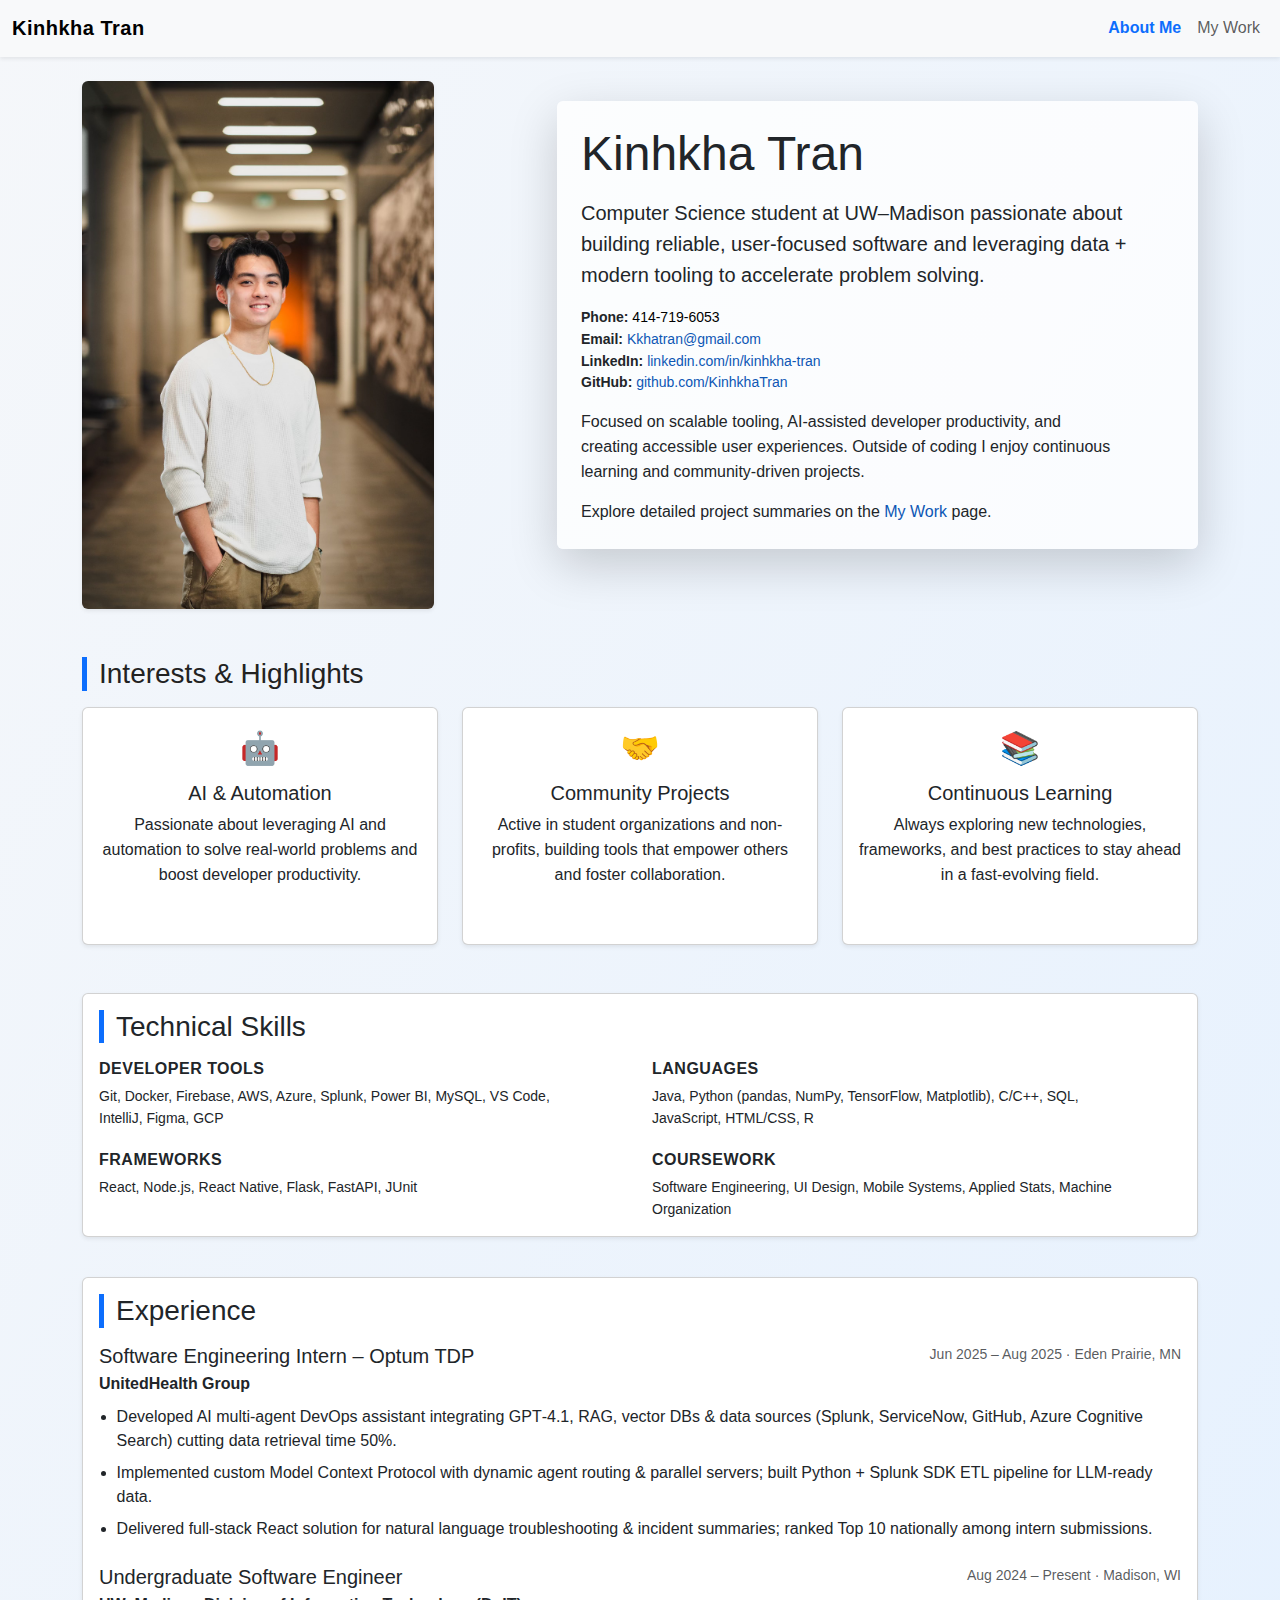
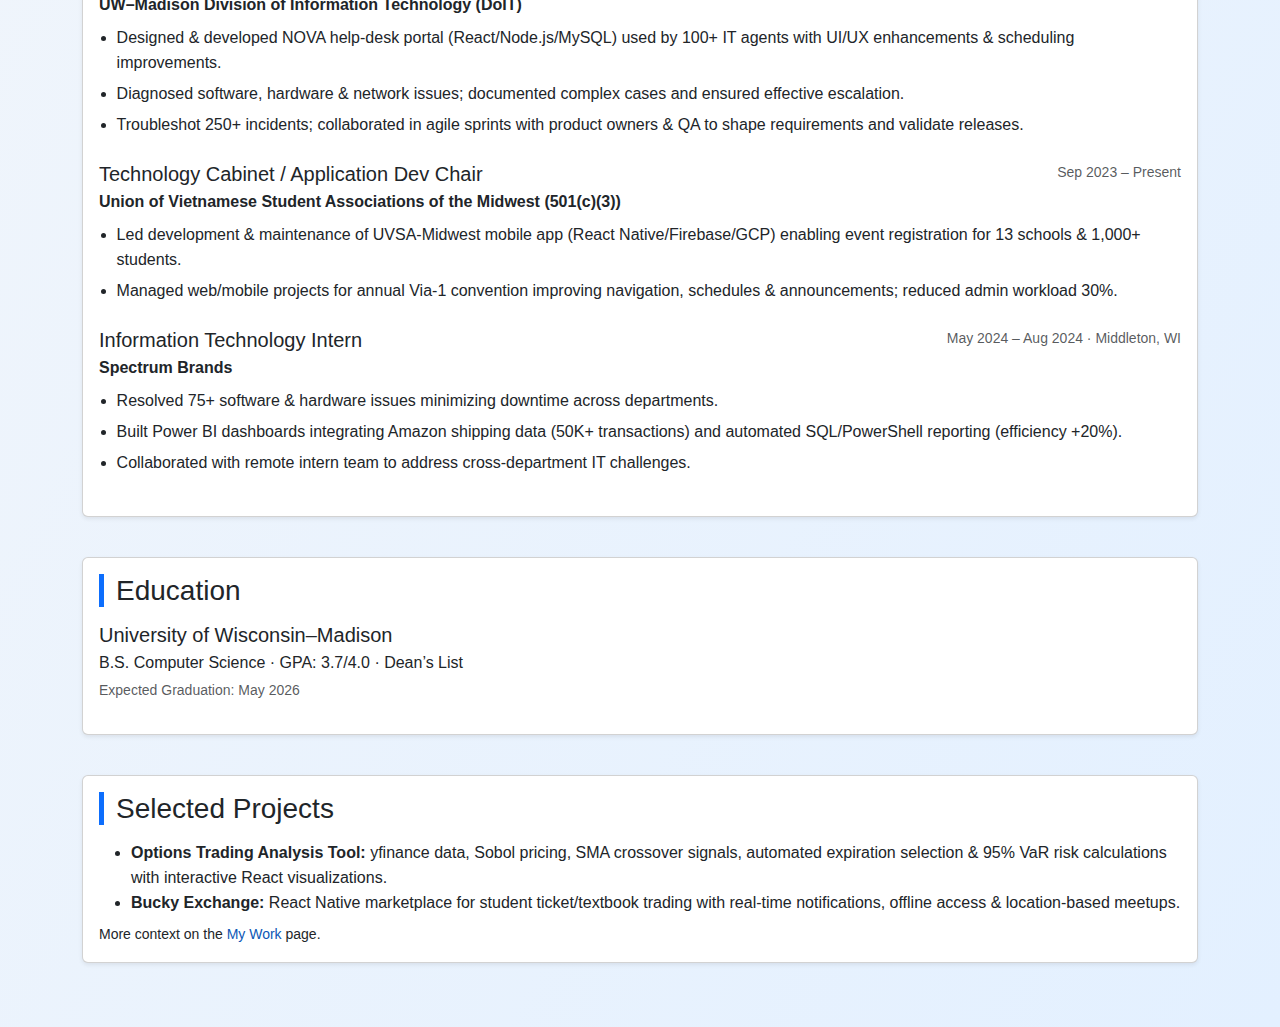
<file: index.html>
<!DOCTYPE html>
<html lang="en">
    <head>
        <meta charset="UTF-8" />
        <meta name="viewport" content="width=device-width, initial-scale=1.0" />
    <title>Kinhkha Tran - About Me</title>
        <link
            href="https://cdn.jsdelivr.net/npm/bootstrap@5.3.3/dist/css/bootstrap.min.css"
            rel="stylesheet"
            integrity="sha384-QWTKZyjpPEjISv5WaRU9OFeRpok6YctnYmDr5pNlyT2bRjXh0JMhjY6hW+ALEwIH"
            crossorigin="anonymous"
        />
        <link href="styles.css" rel="stylesheet" />
    </head>
    <body>
        <header class="shadow-sm">
            <nav class="navbar navbar-expand-lg bg-body-tertiary" aria-label="Main navigation">
                <div class="container-fluid">
                    <a class="navbar-brand fw-semibold" href="index.html">Kinhkha Tran</a>
                    <button
                        class="navbar-toggler"
                        type="button"
                        data-bs-toggle="collapse"
                        data-bs-target="#mainNav"
                        aria-controls="mainNav"
                        aria-expanded="false"
                        aria-label="Toggle navigation"
                    >
                        <span class="navbar-toggler-icon"></span>
                    </button>
                    <div class="collapse navbar-collapse" id="mainNav">
                        <ul class="navbar-nav ms-auto mb-2 mb-lg-0">
                            <li class="nav-item">
                                <a class="nav-link active" aria-current="page" href="index.html">About Me</a>
                            </li>
                            <li class="nav-item">
                                <a class="nav-link" href="my-work.html">My Work</a>
                            </li>
                        </ul>
                    </div>
                </div>
            </nav>
        </header>

        <main class="container py-4">
            <div class="row g-4 align-items-center mb-5">
          <div class="col-md-5">
            <img
              src="images/headshot.jpg"
              alt="Kinhkha Tran headshot in a hallway, white sweater, gold chain, hands in pockets"
              class="img-fluid rounded shadow-sm"
              style="max-width:100%; width: 22rem; object-fit: cover; object-position: top;"
            />
          </div>
          <div class="col-md-7">
            <div class="card p-4 border-0 shadow-lg bg-white bg-opacity-75">
              <h1 class="display-5 mb-3">Kinhkha Tran</h1>
              <p class="lead">Computer Science student at UW–Madison passionate about building reliable, user‑focused software and leveraging data + modern tooling to accelerate problem solving.</p>
              <div class="mb-3 small" aria-label="Contact information">
                <span class="d-block"><strong>Phone:</strong> <a href="tel:+14147196053" class="link-body-emphasis">414‑719‑6053</a></span>
                <span class="d-block"><strong>Email:</strong> <a href="mailto:Kkhatran@gmail.com">Kkhatran@gmail.com</a></span>
                <span class="d-block"><strong>LinkedIn:</strong> <a href="https://linkedin.com/in/kinhkha-tran" target="_blank" rel="noopener">linkedin.com/in/kinhkha-tran</a></span>
                <span class="d-block"><strong>GitHub:</strong> <a href="https://github.com/KinhkhaTran" target="_blank" rel="noopener">github.com/KinhkhaTran</a></span>
              </div>
              <p>Focused on scalable tooling, AI‑assisted developer productivity, and creating accessible user experiences. Outside of coding I enjoy continuous learning and community‑driven projects.</p>
              <p class="mb-0">Explore detailed project summaries on the <a href="my-work.html">My Work</a> page.</p>
            </div>
          </div>
        </div>

            <section class="mb-5" aria-labelledby="interests-heading">
                <h2 id="interests-heading" class="h3 mb-3">Interests & Highlights</h2>
                <div class="row row-cols-1 row-cols-md-3 g-4">
                    <div class="col">
                        <div class="card h-100 shadow-sm text-center">
                            <div class="card-body">
                                <span class="interest-icon">🤖</span>
                                <h3 class="card-title h5">AI & Automation</h3>
                                <p class="card-text">Passionate about leveraging AI and automation to solve real-world problems and boost developer productivity.</p>
                            </div>
                        </div>
                    </div>
                    <div class="col">
                        <div class="card h-100 shadow-sm text-center">
                            <div class="card-body">
                                <span class="interest-icon">🤝</span>
                                <h3 class="card-title h5">Community Projects</h3>
                                <p class="card-text">Active in student organizations and non-profits, building tools that empower others and foster collaboration.</p>
                            </div>
                        </div>
                    </div>
                    <div class="col">
                        <div class="card h-100 shadow-sm text-center">
                            <div class="card-body">
                                <span class="interest-icon">📚</span>
                                <h3 class="card-title h5">Continuous Learning</h3>
                                <p class="card-text">Always exploring new technologies, frameworks, and best practices to stay ahead in a fast-evolving field.</p>
                            </div>
                        </div>
                    </div>
                </div>
            </section>

            <div class="card mb-5 shadow-sm">
              <div class="card-body">
                <section class="mb-0" aria-labelledby="skills-heading">
                  <h2 id="skills-heading" class="h3 mb-3">Technical Skills</h2>
                  <div class="row gy-3">
                    <div class="col-md-6">
                      <h3 class="h6 text-uppercase mb-2">Developer Tools</h3>
                      <p class="mb-1 small">Git, Docker, Firebase, AWS, Azure, Splunk, Power BI, MySQL, VS Code, IntelliJ, Figma, GCP</p>
                    </div>
                    <div class="col-md-6">
                      <h3 class="h6 text-uppercase mb-2">Languages</h3>
                      <p class="mb-1 small">Java, Python (pandas, NumPy, TensorFlow, Matplotlib), C/C++, SQL, JavaScript, HTML/CSS, R</p>
                    </div>
                    <div class="col-md-6">
                      <h3 class="h6 text-uppercase mb-2">Frameworks</h3>
                      <p class="mb-1 small">React, Node.js, React Native, Flask, FastAPI, JUnit</p>
                    </div>
                    <div class="col-md-6">
                      <h3 class="h6 text-uppercase mb-2">Coursework</h3>
                      <p class="mb-0 small">Software Engineering, UI Design, Mobile Systems, Applied Stats, Machine Organization</p>
                    </div>
                  </div>
                </section>
              </div>
            </div>

            <div class="card mb-5 shadow-sm">
              <div class="card-body">
                <section class="mb-0" aria-labelledby="experience-heading">
                  <h2 id="experience-heading" class="h3 mb-3">Experience</h2>
                  <article class="mb-4" aria-labelledby="exp-uhg">
                    <div class="d-flex flex-column flex-md-row justify-content-between">
                      <h3 id="exp-uhg" class="h5 mb-1">Software Engineering Intern – Optum TDP</h3>
                      <span class="text-muted small">Jun 2025 – Aug 2025 · Eden Prairie, MN</span>
                    </div>
                    <p class="mb-2"><strong>UnitedHealth Group</strong></p>
                    <ul class="mb-2">
                      <li>Developed AI multi‑agent DevOps assistant integrating GPT‑4.1, RAG, vector DBs & data sources (Splunk, ServiceNow, GitHub, Azure Cognitive Search) cutting data retrieval time 50%.</li>
                      <li>Implemented custom Model Context Protocol with dynamic agent routing & parallel servers; built Python + Splunk SDK ETL pipeline for LLM‑ready data.</li>
                      <li>Delivered full‑stack React solution for natural language troubleshooting & incident summaries; ranked Top 10 nationally among intern submissions.</li>
                    </ul>
                  </article>

                  <article class="mb-4" aria-labelledby="exp-doit">
                    <div class="d-flex flex-column flex-md-row justify-content-between">
                      <h3 id="exp-doit" class="h5 mb-1">Undergraduate Software Engineer</h3>
                      <span class="text-muted small">Aug 2024 – Present · Madison, WI</span>
                    </div>
                    <p class="mb-2"><strong>UW–Madison Division of Information Technology (DoIT)</strong></p>
                    <ul class="mb-2">
                      <li>Designed & developed NOVA help‑desk portal (React/Node.js/MySQL) used by 100+ IT agents with UI/UX enhancements & scheduling improvements.</li>
                      <li>Diagnosed software, hardware & network issues; documented complex cases and ensured effective escalation.</li>
                      <li>Troubleshot 250+ incidents; collaborated in agile sprints with product owners & QA to shape requirements and validate releases.</li>
                    </ul>
                  </article>

                  <article class="mb-4" aria-labelledby="exp-uvsa">
                    <div class="d-flex flex-column flex-md-row justify-content-between">
                      <h3 id="exp-uvsa" class="h5 mb-1">Technology Cabinet / Application Dev Chair</h3>
                      <span class="text-muted small">Sep 2023 – Present</span>
                    </div>
                    <p class="mb-2"><strong>Union of Vietnamese Student Associations of the Midwest (501(c)(3))</strong></p>
                    <ul class="mb-2">
                      <li>Led development & maintenance of UVSA‑Midwest mobile app (React Native/Firebase/GCP) enabling event registration for 13 schools & 1,000+ students.</li>
                      <li>Managed web/mobile projects for annual Via‑1 convention improving navigation, schedules & announcements; reduced admin workload 30%.</li>
                    </ul>
                  </article>

                  <article class="mb-4" aria-labelledby="exp-spectrum">
                    <div class="d-flex flex-column flex-md-row justify-content-between">
                      <h3 id="exp-spectrum" class="h5 mb-1">Information Technology Intern</h3>
                      <span class="text-muted small">May 2024 – Aug 2024 · Middleton, WI</span>
                    </div>
                    <p class="mb-2"><strong>Spectrum Brands</strong></p>
                    <ul class="mb-2">
                      <li>Resolved 75+ software & hardware issues minimizing downtime across departments.</li>
                      <li>Built Power BI dashboards integrating Amazon shipping data (50K+ transactions) and automated SQL/PowerShell reporting (efficiency +20%).</li>
                      <li>Collaborated with remote intern team to address cross‑department IT challenges.</li>
                    </ul>
                  </article>
                </section>
              </div>
            </div>

            <div class="card mb-5 shadow-sm">
              <div class="card-body">
                <section class="mb-0" aria-labelledby="education-heading">
                  <h2 id="education-heading" class="h3 mb-3">Education</h2>
                  <div class="mb-3">
                    <h3 class="h5 mb-1">University of Wisconsin–Madison</h3>
                    <p class="mb-1">B.S. Computer Science · GPA: 3.7/4.0 · Dean’s List</p>
                    <p class="small text-muted mb-0">Expected Graduation: May 2026</p>
                  </div>
                </section>
              </div>
            </div>

            <div class="card mb-4 shadow-sm">
              <div class="card-body">
                <section class="mb-0" aria-labelledby="selected-projects-heading">
                  <h2 id="selected-projects-heading" class="h3 mb-3">Selected Projects</h2>
                  <ul class="mb-0">
                    <li><strong>Options Trading Analysis Tool:</strong> yfinance data, Sobol pricing, SMA crossover signals, automated expiration selection & 95% VaR risk calculations with interactive React visualizations.</li>
                    <li><strong>Bucky Exchange:</strong> React Native marketplace for student ticket/textbook trading with real‑time notifications, offline access & location‑based meetups.</li>
                  </ul>
                  <p class="mt-2 mb-0 small">More context on the <a href="my-work.html">My Work</a> page.</p>
                </section>
              </div>
            </div>
        </main>

        <script src="https://cdn.jsdelivr.net/npm/bootstrap@5.3.3/dist/js/bootstrap.bundle.min.js" integrity="sha384-YvpcrYf0tY3lHB60NNkmXc5s9fDVZLESaAA55NDzOxhy9GkcIdslK1eN7N6jIeHz" crossorigin="anonymous"></script>
    </body>
</html>
</file>
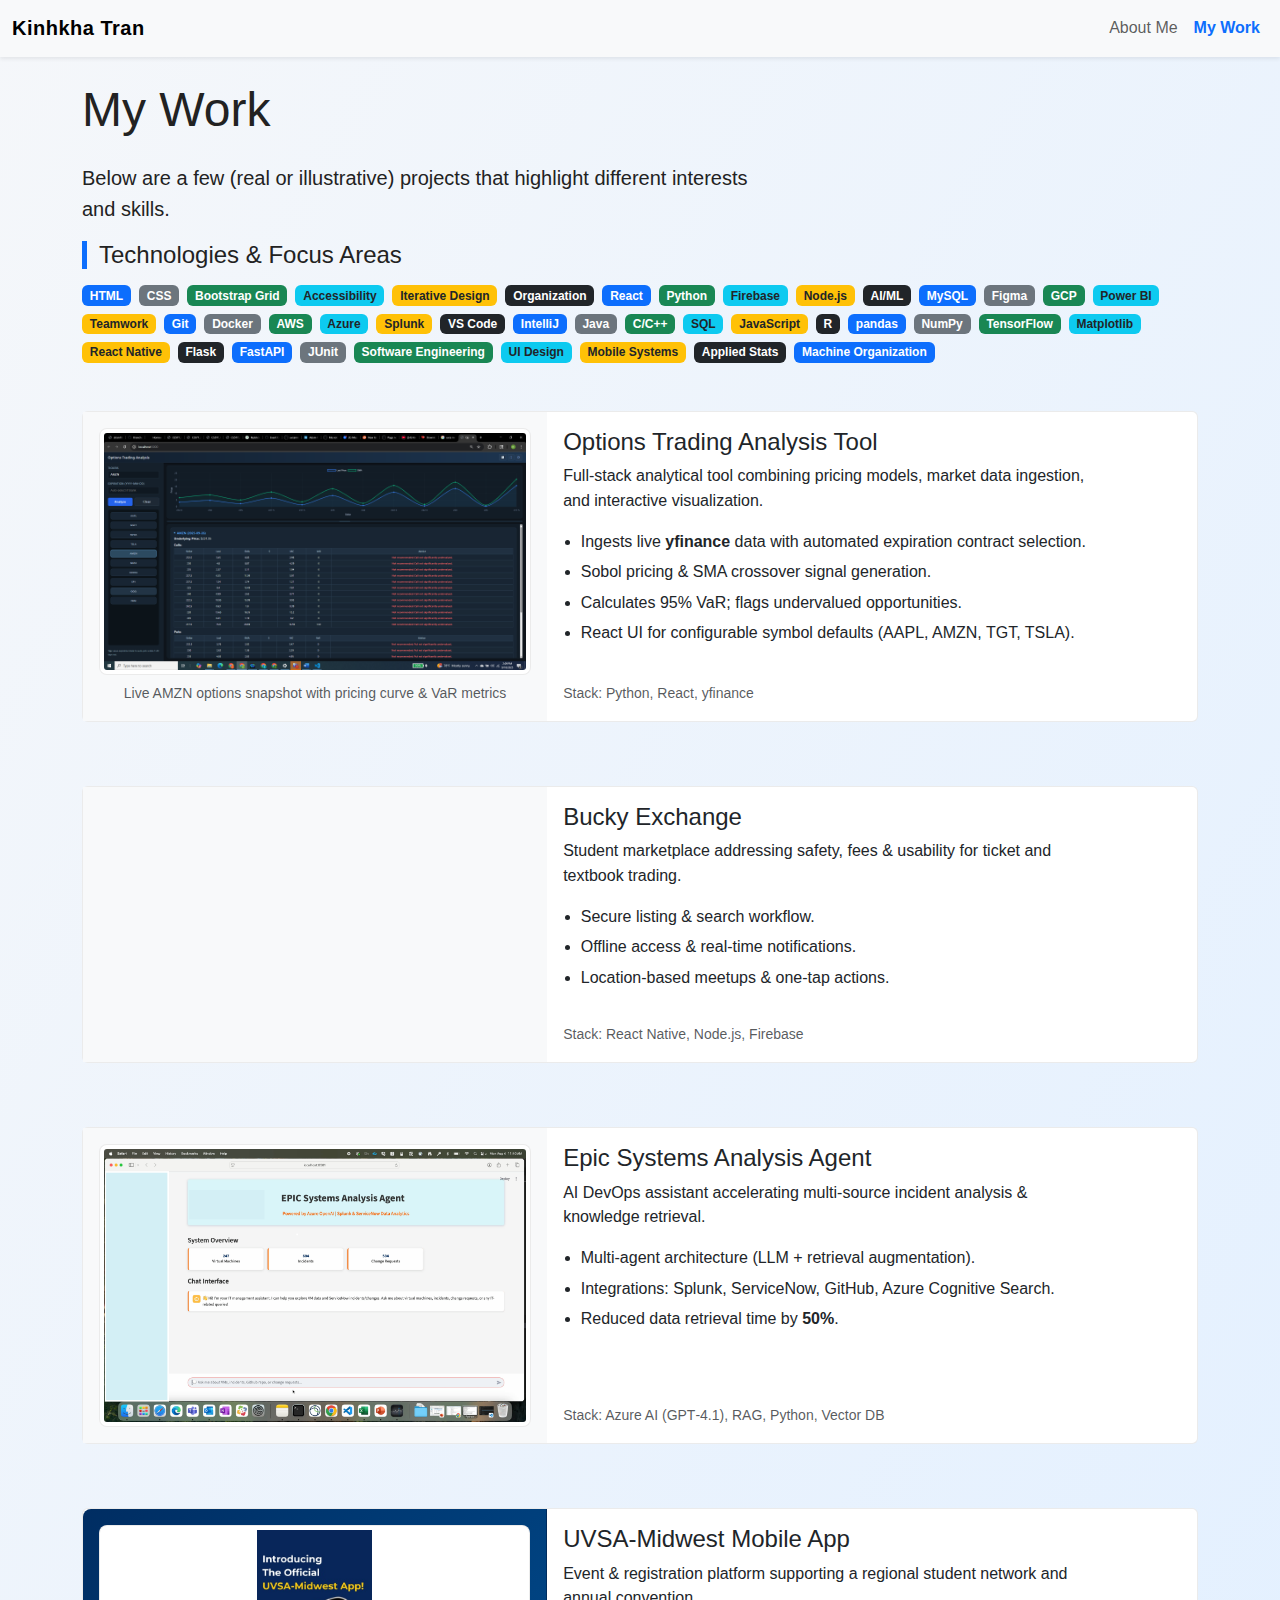
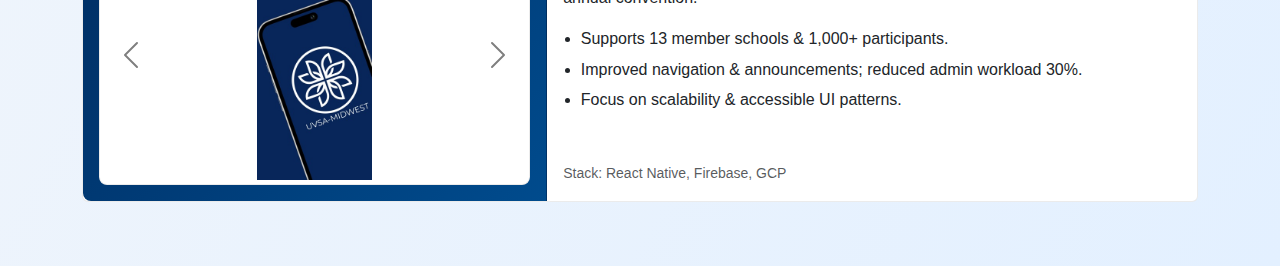
<file: my-work.html>
<!DOCTYPE html>
<html lang="en">
    <head>
        <meta charset="UTF-8" />
        <meta name="viewport" content="width=device-width, initial-scale=1.0" />
    <title>Kinhkha Tran - My Work</title>
        <link
            href="https://cdn.jsdelivr.net/npm/bootstrap@5.3.3/dist/css/bootstrap.min.css"
            rel="stylesheet"
            integrity="sha384-QWTKZyjpPEjISv5WaRU9OFeRpok6YctnYmDr5pNlyT2bRjXh0JMhjY6hW+ALEwIH"
            crossorigin="anonymous"
        />
        <link href="styles.css" rel="stylesheet" />
    </head>
    <body>
        <header class="shadow-sm">
            <nav class="navbar navbar-expand-lg bg-body-tertiary" aria-label="Main navigation">
                <div class="container-fluid">
                    <a class="navbar-brand fw-semibold" href="index.html">Kinhkha Tran</a>
                    <button
                        class="navbar-toggler"
                        type="button"
                        data-bs-toggle="collapse"
                        data-bs-target="#mainNav"
                        aria-controls="mainNav"
                        aria-expanded="false"
                        aria-label="Toggle navigation"
                    >
                        <span class="navbar-toggler-icon"></span>
                    </button>
                    <div class="collapse navbar-collapse" id="mainNav">
                        <ul class="navbar-nav ms-auto mb-2 mb-lg-0">
                            <li class="nav-item">
                                <a class="nav-link" href="index.html">About Me</a>
                            </li>
                            <li class="nav-item">
                                <a class="nav-link active" aria-current="page" href="my-work.html">My Work</a>
                            </li>
                        </ul>
                    </div>
                </div>
            </nav>
        </header>

        <main class="container py-4">
            <h1 class="display-5 mb-4">My Work</h1>
            <p class="lead">Below are a few (real or illustrative) projects that highlight different interests and skills.</p>

            <section class="mb-5" aria-labelledby="tech-summary-heading">
                <h2 id="tech-summary-heading" class="h4 mb-3">Technologies & Focus Areas</h2>
                <div class="d-flex flex-wrap gap-2">
                    <span class="badge text-bg-primary">HTML</span>
                    <span class="badge text-bg-secondary">CSS</span>
                    <span class="badge text-bg-success">Bootstrap Grid</span>
                    <span class="badge text-bg-info text-dark">Accessibility</span>
                    <span class="badge text-bg-warning text-dark">Iterative Design</span>
                    <span class="badge text-bg-dark">Organization</span>
                    <span class="badge text-bg-primary">React</span>
                    <span class="badge text-bg-success">Python</span>
                    <span class="badge text-bg-info text-dark">Firebase</span>
                    <span class="badge text-bg-warning text-dark">Node.js</span>
                    <span class="badge text-bg-dark">AI/ML</span>
                    <span class="badge text-bg-primary">MySQL</span>
                    <span class="badge text-bg-secondary">Figma</span>
                    <span class="badge text-bg-success">GCP</span>
                    <span class="badge text-bg-info text-dark">Power BI</span>
                    <span class="badge text-bg-warning text-dark">Teamwork</span>
                    <span class="badge text-bg-primary">Git</span>
                    <span class="badge text-bg-secondary">Docker</span>
                    <span class="badge text-bg-success">AWS</span>
                    <span class="badge text-bg-info text-dark">Azure</span>
                    <span class="badge text-bg-warning text-dark">Splunk</span>
                    <span class="badge text-bg-dark">VS Code</span>
                    <span class="badge text-bg-primary">IntelliJ</span>
                    <span class="badge text-bg-secondary">Java</span>
                    <span class="badge text-bg-success">C/C++</span>
                    <span class="badge text-bg-info text-dark">SQL</span>
                    <span class="badge text-bg-warning text-dark">JavaScript</span>
                    <span class="badge text-bg-dark">R</span>
                    <span class="badge text-bg-primary">pandas</span>
                    <span class="badge text-bg-secondary">NumPy</span>
                    <span class="badge text-bg-success">TensorFlow</span>
                    <span class="badge text-bg-info text-dark">Matplotlib</span>
                    <span class="badge text-bg-warning text-dark">React Native</span>
                    <span class="badge text-bg-dark">Flask</span>
                    <span class="badge text-bg-primary">FastAPI</span>
                    <span class="badge text-bg-secondary">JUnit</span>
                    <span class="badge text-bg-success">Software Engineering</span>
                    <span class="badge text-bg-info text-dark">UI Design</span>
                    <span class="badge text-bg-warning text-dark">Mobile Systems</span>
                    <span class="badge text-bg-dark">Applied Stats</span>
                    <span class="badge text-bg-primary">Machine Organization</span>
                </div>
            </section>

            <div class="project-list d-flex flex-column gap-4">
                <!-- Options Trading Analysis Tool -->
                <div class="project card">
                    <div class="row g-0 align-items-stretch flex-md-row flex-column">
                        <div class="col-md-5 p-3 d-flex align-items-center justify-content-center bg-light">
                            <figure class="m-0 text-center w-100">
                                <img src="images/Options_Trading_Analysis.png" class="img-fluid project-img-contain" alt="Options Trading Analysis dashboard showing AMZN chain greeks, VaR column, and price/SMA comparison chart" />
                                <figcaption class="small text-muted mt-2">Live AMZN options snapshot with pricing curve & VaR metrics</figcaption>
                            </figure>
                        </div>
                        <div class="col-md-7">
                            <div class="card-body h-100 d-flex flex-column">
                                <h2 class="h4 card-title">Options Trading Analysis Tool</h2>
                                <p class="card-text">Full‑stack analytical tool combining pricing models, market data ingestion, and interactive visualization.</p>
                                <ul class="mb-2">
                                    <li>Ingests live <strong>yfinance</strong> data with automated expiration contract selection.</li>
                                    <li>Sobol pricing & SMA crossover signal generation.</li>
                                    <li>Calculates 95% VaR; flags undervalued opportunities.</li>
                                    <li>React UI for configurable symbol defaults (AAPL, AMZN, TGT, TSLA).</li>
                                </ul>
                                <p class="small text-muted mt-auto mb-0">Stack: Python, React, yfinance</p>
                            </div>
                        </div>
                    </div>
                </div>

                <!-- Bucky Exchange -->
                <div class="project card">
                    <div class="row g-0 align-items-stretch flex-md-row flex-column">
                        <div class="col-md-5 p-3 d-flex align-items-center justify-content-center bg-light">
                            <div class="ratio ratio-16x9 w-100">
                                <iframe src="https://www.youtube.com/embed/bv0yTfzBsME" title="Bucky Exchange Demo" allowfullscreen></iframe>
                            </div>
                        </div>
                        <div class="col-md-7">
                            <div class="card-body h-100 d-flex flex-column">
                                <h2 class="h4 card-title">Bucky Exchange</h2>
                                <p class="card-text">Student marketplace addressing safety, fees & usability for ticket and textbook trading.</p>
                                <ul class="mb-2">
                                    <li>Secure listing & search workflow.</li>
                                    <li>Offline access & real‑time notifications.</li>
                                    <li>Location‑based meetups & one‑tap actions.</li>
                                </ul>
                                <p class="small text-muted mt-auto mb-0">Stack: React Native, Node.js, Firebase</p>
                            </div>
                        </div>
                    </div>
                </div>

                <!-- Epic Systems Analysis Agent (moved above UVSA) -->
                <div class="project card">
                    <div class="row g-0 align-items-stretch flex-md-row flex-column">
                        <div class="col-md-5 p-3 d-flex align-items-center justify-content-center bg-light">
                            <img src="images/Epic_Systems_Analysis_Agent.png" class="img-fluid project-img-contain" alt="Screenshot of Epic Systems Analysis Agent interface showing incident summary and multi-source logs panel" />
                        </div>
                        <div class="col-md-7">
                            <div class="card-body h-100 d-flex flex-column">
                                <h2 class="h4 card-title">Epic Systems Analysis Agent</h2>
                                <p class="card-text">AI DevOps assistant accelerating multi‑source incident analysis & knowledge retrieval.</p>
                                <ul class="mb-2">
                                    <li>Multi‑agent architecture (LLM + retrieval augmentation).</li>
                                    <li>Integrations: Splunk, ServiceNow, GitHub, Azure Cognitive Search.</li>
                                    <li>Reduced data retrieval time by <strong>50%</strong>.</li>
                                </ul>
                                <p class="small text-muted mt-auto mb-0">Stack: Azure AI (GPT‑4.1), RAG, Python, Vector DB</p>
                            </div>
                        </div>
                    </div>
                </div>

                <!-- UVSA‑Midwest Mobile App with carousel beside description -->
                <div class="project card">
                    <div class="row g-0 align-items-stretch flex-md-row flex-column">
                        <div class="col-md-5 p-3 d-flex align-items-center justify-content-center uvsa-media-col">
                            <div id="uvsaCarousel" class="carousel slide w-100" data-bs-ride="carousel" aria-label="UVSA Midwest app screenshots carousel">
                                <div class="carousel-inner rounded">
                                    <div class="carousel-item active">
                                        <img src="images/uvsamidwest_app_image1.jpg" class="d-block w-100 project-img-contain" alt="UVSA Midwest app home screen" />
                                    </div>
                                    <div class="carousel-item">
                                        <img src="images/uvsamidwest_app_image2.jpg" class="d-block w-100 project-img-contain" alt="UVSA Midwest app events schedule screen" />
                                    </div>
                                    <div class="carousel-item">
                                        <img src="images/uvsamidwest_app_image3.jpg" class="d-block w-100 project-img-contain" alt="UVSA Midwest app announcements screen" />
                                    </div>
                                </div>
                                <button class="carousel-control-prev" type="button" data-bs-target="#uvsaCarousel" data-bs-slide="prev">
                                    <span class="carousel-control-prev-icon" aria-hidden="true"></span>
                                    <span class="visually-hidden">Previous</span>
                                </button>
                                <button class="carousel-control-next" type="button" data-bs-target="#uvsaCarousel" data-bs-slide="next">
                                    <span class="carousel-control-next-icon" aria-hidden="true"></span>
                                    <span class="visually-hidden">Next</span>
                                </button>
                            </div>
                        </div>
                        <div class="col-md-7">
                            <div class="card-body h-100 d-flex flex-column">
                                <h2 class="h4 card-title">UVSA‑Midwest Mobile App</h2>
                                <p class="card-text">Event & registration platform supporting a regional student network and annual convention.</p>
                                <ul class="mb-2">
                                    <li>Supports 13 member schools & 1,000+ participants.</li>
                                    <li>Improved navigation & announcements; reduced admin workload 30%.</li>
                                    <li>Focus on scalability & accessible UI patterns.</li>
                                </ul>
                                <p class="small mt-auto mb-0 text-muted">Stack: React Native, Firebase, GCP</p>
                            </div>
                        </div>
                    </div>
                </div>
            </div>
        </main>

        <script src="https://cdn.jsdelivr.net/npm/bootstrap@5.3.3/dist/js/bootstrap.bundle.min.js" integrity="sha384-YvpcrYf0tY3lHB60NNkmXc5s9fDVZLESaAA55NDzOxhy9GkcIdslK1eN7N6jIeHz" crossorigin="anonymous"></script>
    </body>
</html>
</file>
<file: styles.css>
/* Base layout & typography */
body {
	font-family: "Segoe UI", Arial, sans-serif;
	line-height: 1.55;
	background: linear-gradient(120deg, #f5f7fa 0%, #e3f0ff 100%);
	color: #222;
	-webkit-font-smoothing: antialiased;
}

/* Headings */
h1, h2, h3, h4 {
	font-weight: 600;
	line-height: 1.2;
}

/* Navigation overrides */
header .navbar-brand {
	letter-spacing: 0.5px;
}
header .nav-link.active {
	font-weight: 600;
	color: #0d6efd !important;
}

/* Project card styling */
.project.card {
	border: 1px solid rgba(0,0,0,0.08);
	transition: transform .15s ease, box-shadow .15s ease;
}
.project.card:hover {
	transform: translateY(-4px);
	box-shadow: 0 6px 18px -4px rgba(0,0,0,0.18);
}

/* Image aesthetics */
img { 
	border-radius: 8px; 
}

/* Links */
a { 
	text-decoration: none; 
	color: #0d57b5; 
}
a:hover, a:focus { 
	text-decoration: underline; 
	color: #0a4289; 
}

/* Utility spacing refinement */
main p { 
	max-width: 60ch; 
}

/* Responsive adjustments */
@media (max-width: 575px) {
	.display-5 { font-size: 2rem; }
	main { padding-top: 1.5rem !important; }
}

/* Focus outline improvement for accessibility */
a:focus-visible, button:focus-visible { 
	outline: 3px solid #ffb703; 
	outline-offset: 2px; 
}

/* Optional subtle gradient header */
header { 
	background: linear-gradient(90deg, #ffffff, #f0f4f9); 
}

/* Resume / experience refinements */
section#experience-heading ul, section[aria-labelledby="experience-heading"] ul {
  padding-left: 1.1rem;
}
section[aria-labelledby="experience-heading"] li { margin-bottom: 0.4rem; }

/* Compact small headings */
.h6.text-uppercase { letter-spacing: 0.5px; font-weight: 600; }

/* Contact block tweaks */
[aria-label="Contact information"] a { word-break: break-all; }

/* Project card list spacing */
.project.card ul { padding-left: 1.1rem; }
.project.card li { margin-bottom: 0.35rem; }

/* Carousel sizing tweaks */
#uvsaCarousel .carousel-item img {
	max-height: 260px; /* adjust this value to make smaller/larger */
	object-fit: cover;
	object-position: center top;
}

@media (min-width: 992px) {
	#uvsaCarousel .carousel-item img { max-height: 300px; }
}

/* Side-by-side project layout image containment */
.project-img-contain {
	max-height: 260px;
	width: 100%;
	object-fit: contain; /* show full image without cropping */
	background: #fff;
	padding: .25rem;
	border: 1px solid rgba(0,0,0,0.08);
	border-radius: .5rem;
}
@media (min-width: 992px) {
	.project-img-contain { max-height: 300px; }
}

/* Remove previous crop style for UVSA carousel within new layout */
#uvsaCarousel .carousel-item img.project-img-contain {
	max-height: 260px;
	object-fit: contain;
	object-position: center center;
}

/* UVSA media column styling (only the image/slider area is blue) */
.uvsa-media-col {
  background: linear-gradient(135deg, #002d62, #004b8d);
  border-right: 1px solid rgba(0,0,0,0.08);
  border-top-left-radius: .5rem;
  border-bottom-left-radius: .5rem;
}
#uvsaCarousel .carousel-control-prev-icon,
#uvsaCarousel .carousel-control-next-icon { filter: invert(1) brightness(1.3); }
#uvsaCarousel .carousel-inner { border-radius: .35rem; }
#uvsaCarousel .carousel-item img { background: #fff; }

/* Section heading accent */
section > h2, .card-body > section > h2 {
  border-left: 5px solid #0d6efd;
  padding-left: 0.75rem;
  background: none;
  border-radius: 0;
}

/* Card hover effect */
.card:hover {
  box-shadow: 0 8px 24px -6px rgba(13,110,253,0.18), 0 1.5px 6px 0 rgba(0,0,0,0.04);
  transform: translateY(-2px) scale(1.01);
  transition: box-shadow .18s, transform .18s;
}

/* Icon for interests cards */
.interest-icon {
  font-size: 2rem;
  margin-bottom: 0.5rem;
  color: #0d6efd;
  display: block;
}

/* More open spacing between cards */
.card {
  margin-bottom: 2.5rem !important;
}
</file>
